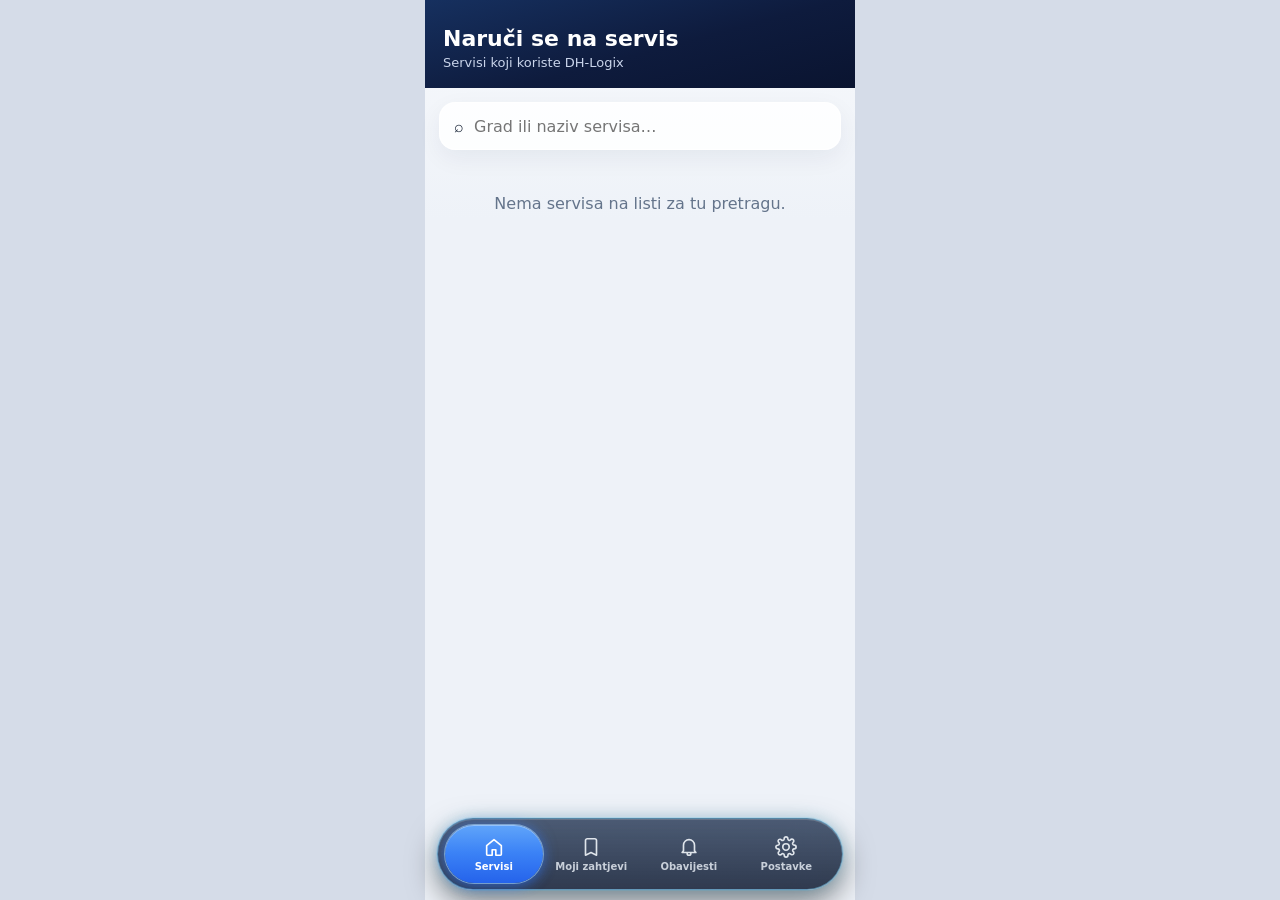
<file: javno/index.html>
<!doctype html>
<html lang="hr">
<head>
  <meta charset="UTF-8" />
  <meta name="viewport" content="width=device-width, initial-scale=1, viewport-fit=cover" />
  <meta name="theme-color" content="#0e1b3d" />
  <title>Naruči se na servis</title>
  <link rel="icon" href="./favicon.svg" />
  <link rel="manifest" href="./manifest.webmanifest" />
  <script type="module" crossorigin src="./assets/index-DImXCjPr.js"></script>
  <link rel="stylesheet" crossorigin href="./assets/index-Wmi7OTmC.css">
</head>
<body>
  <div id="root"></div>
  <script>
    if ('serviceWorker' in navigator) navigator.serviceWorker.register('./sw.js').catch(() => {});
  </script>
</body>
</html>
</file>
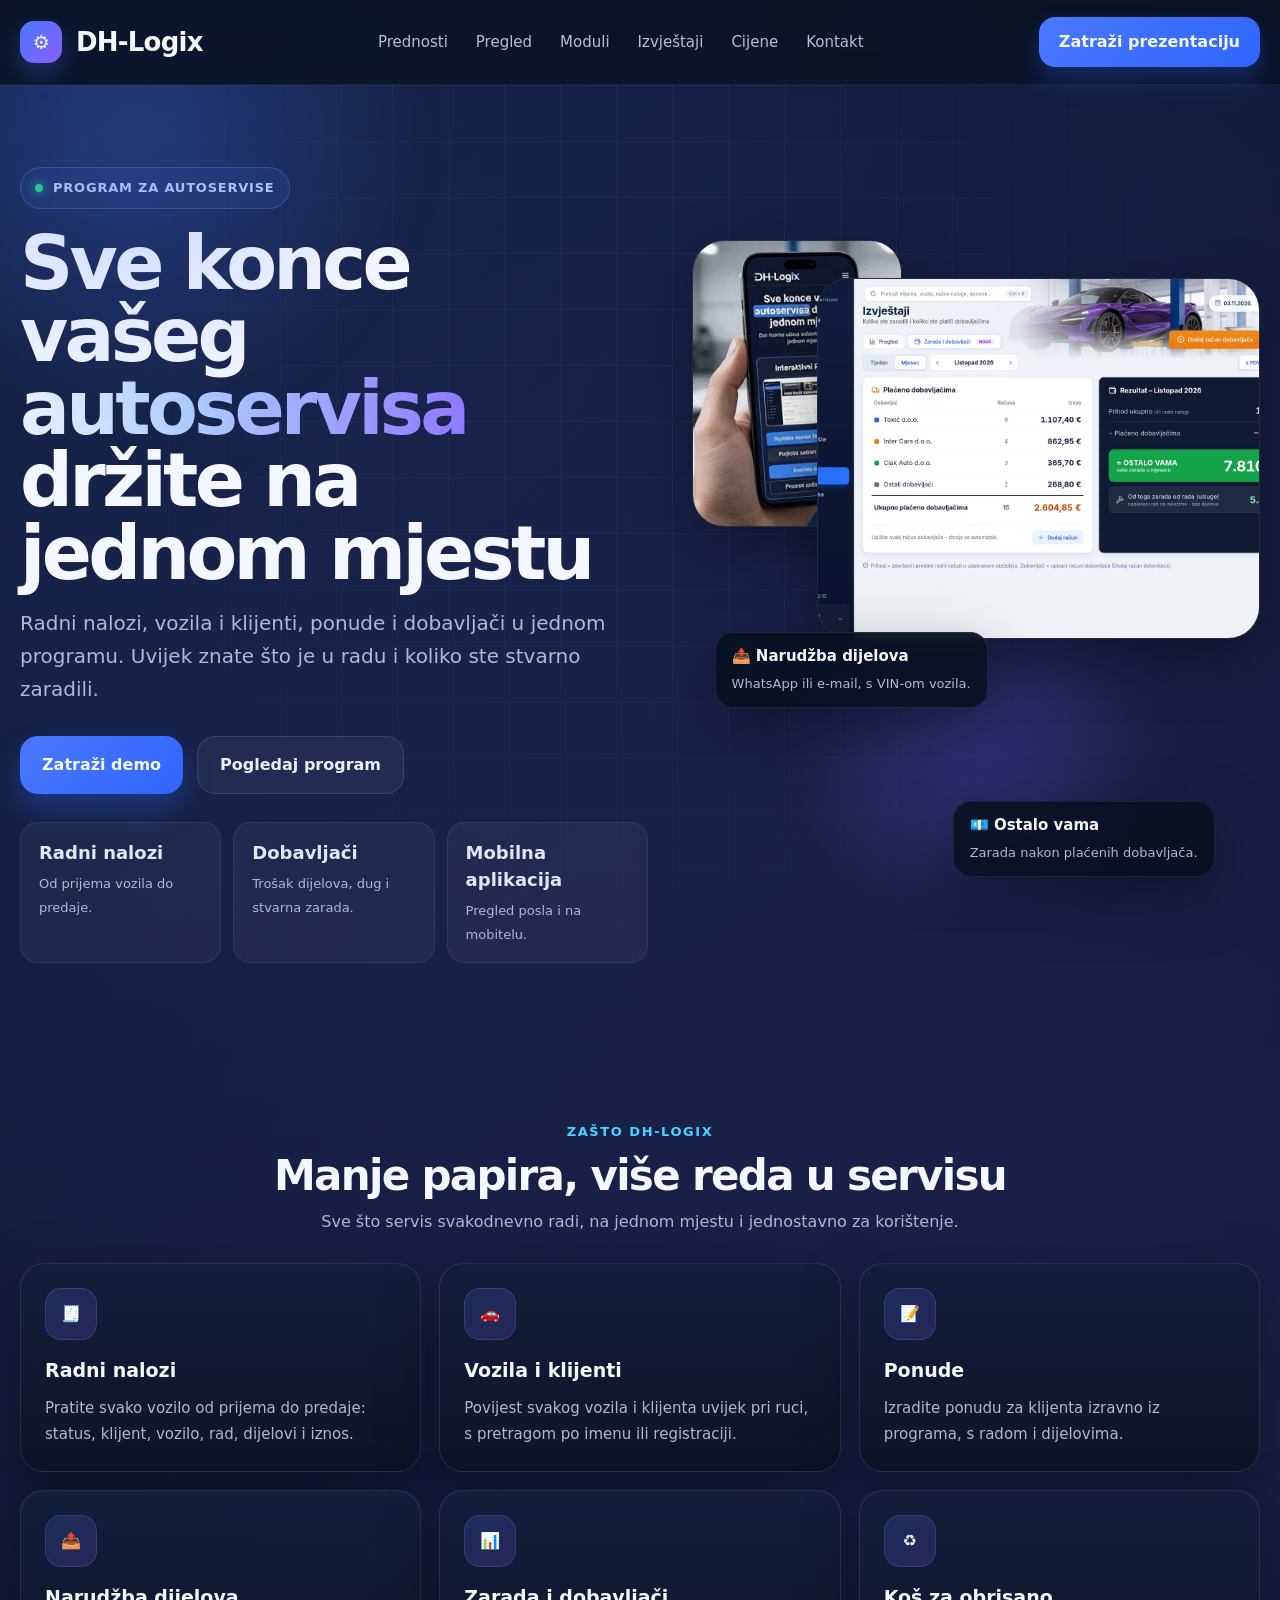
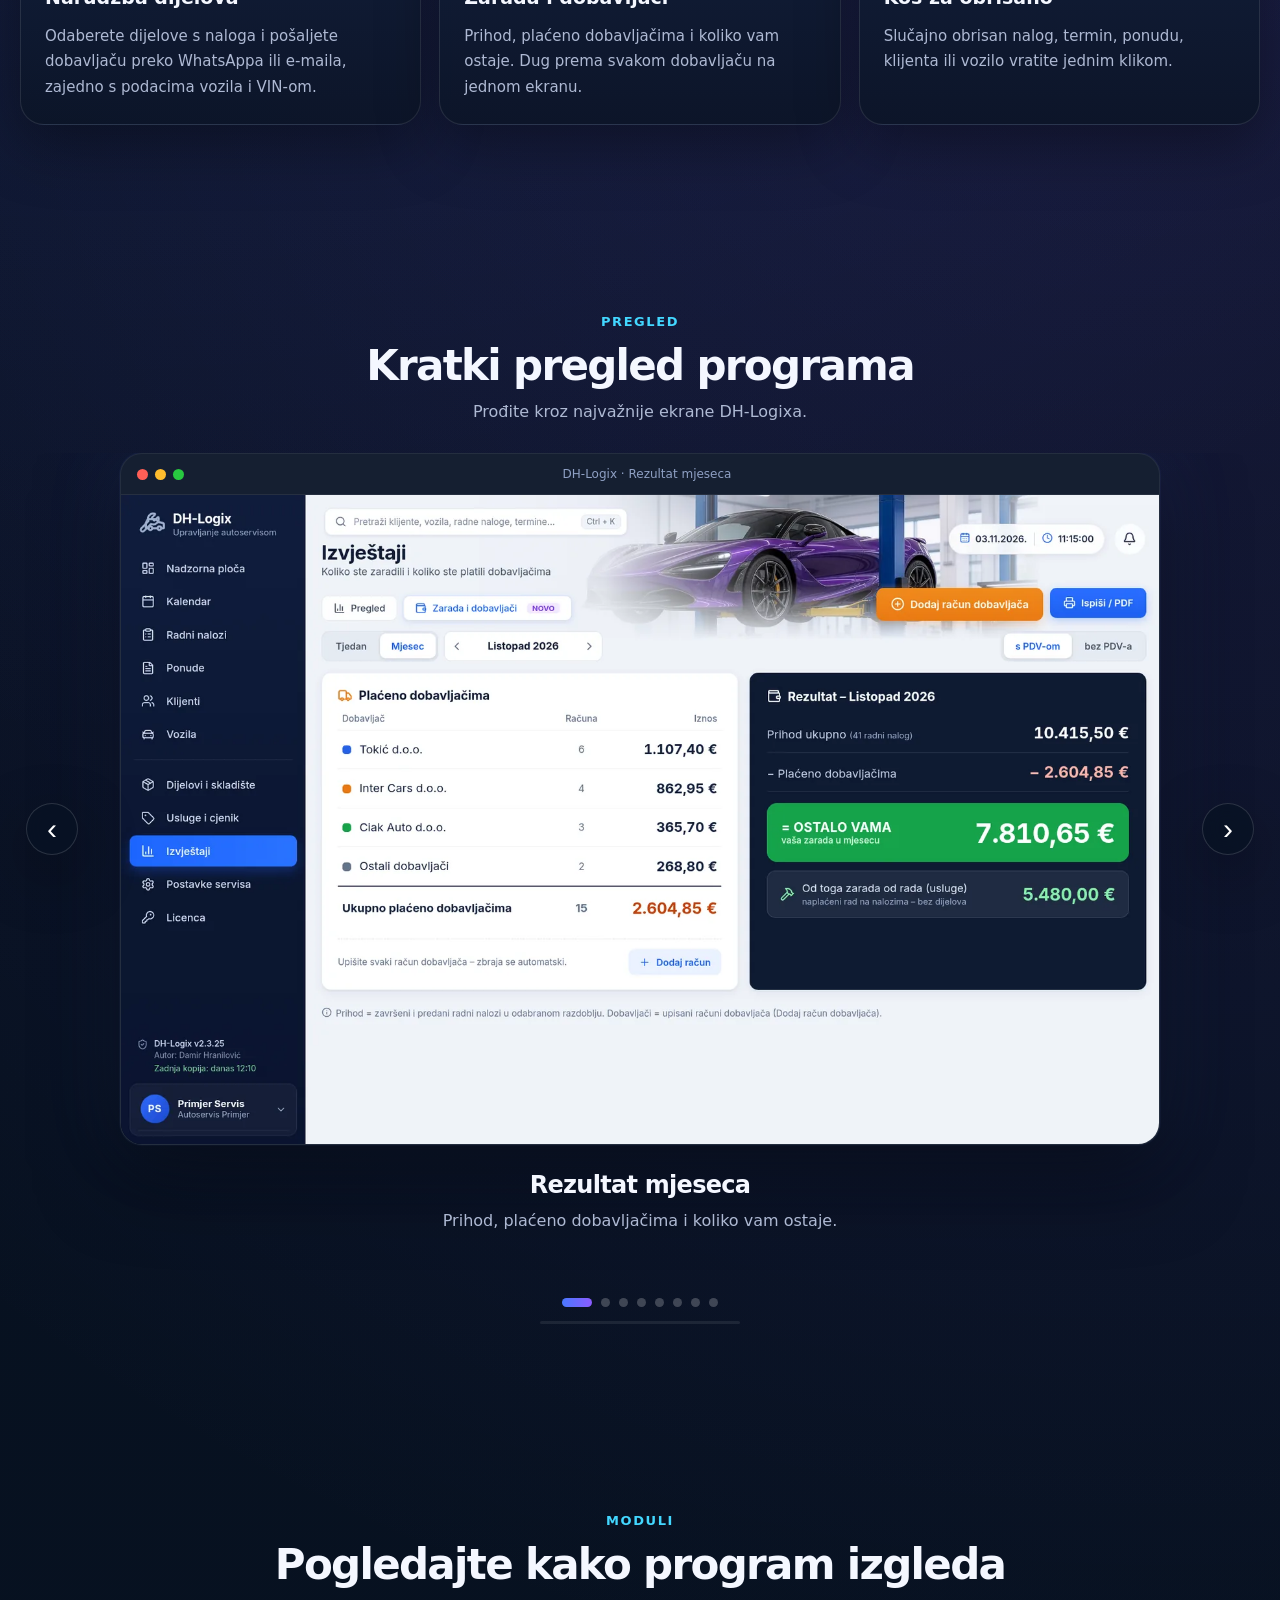
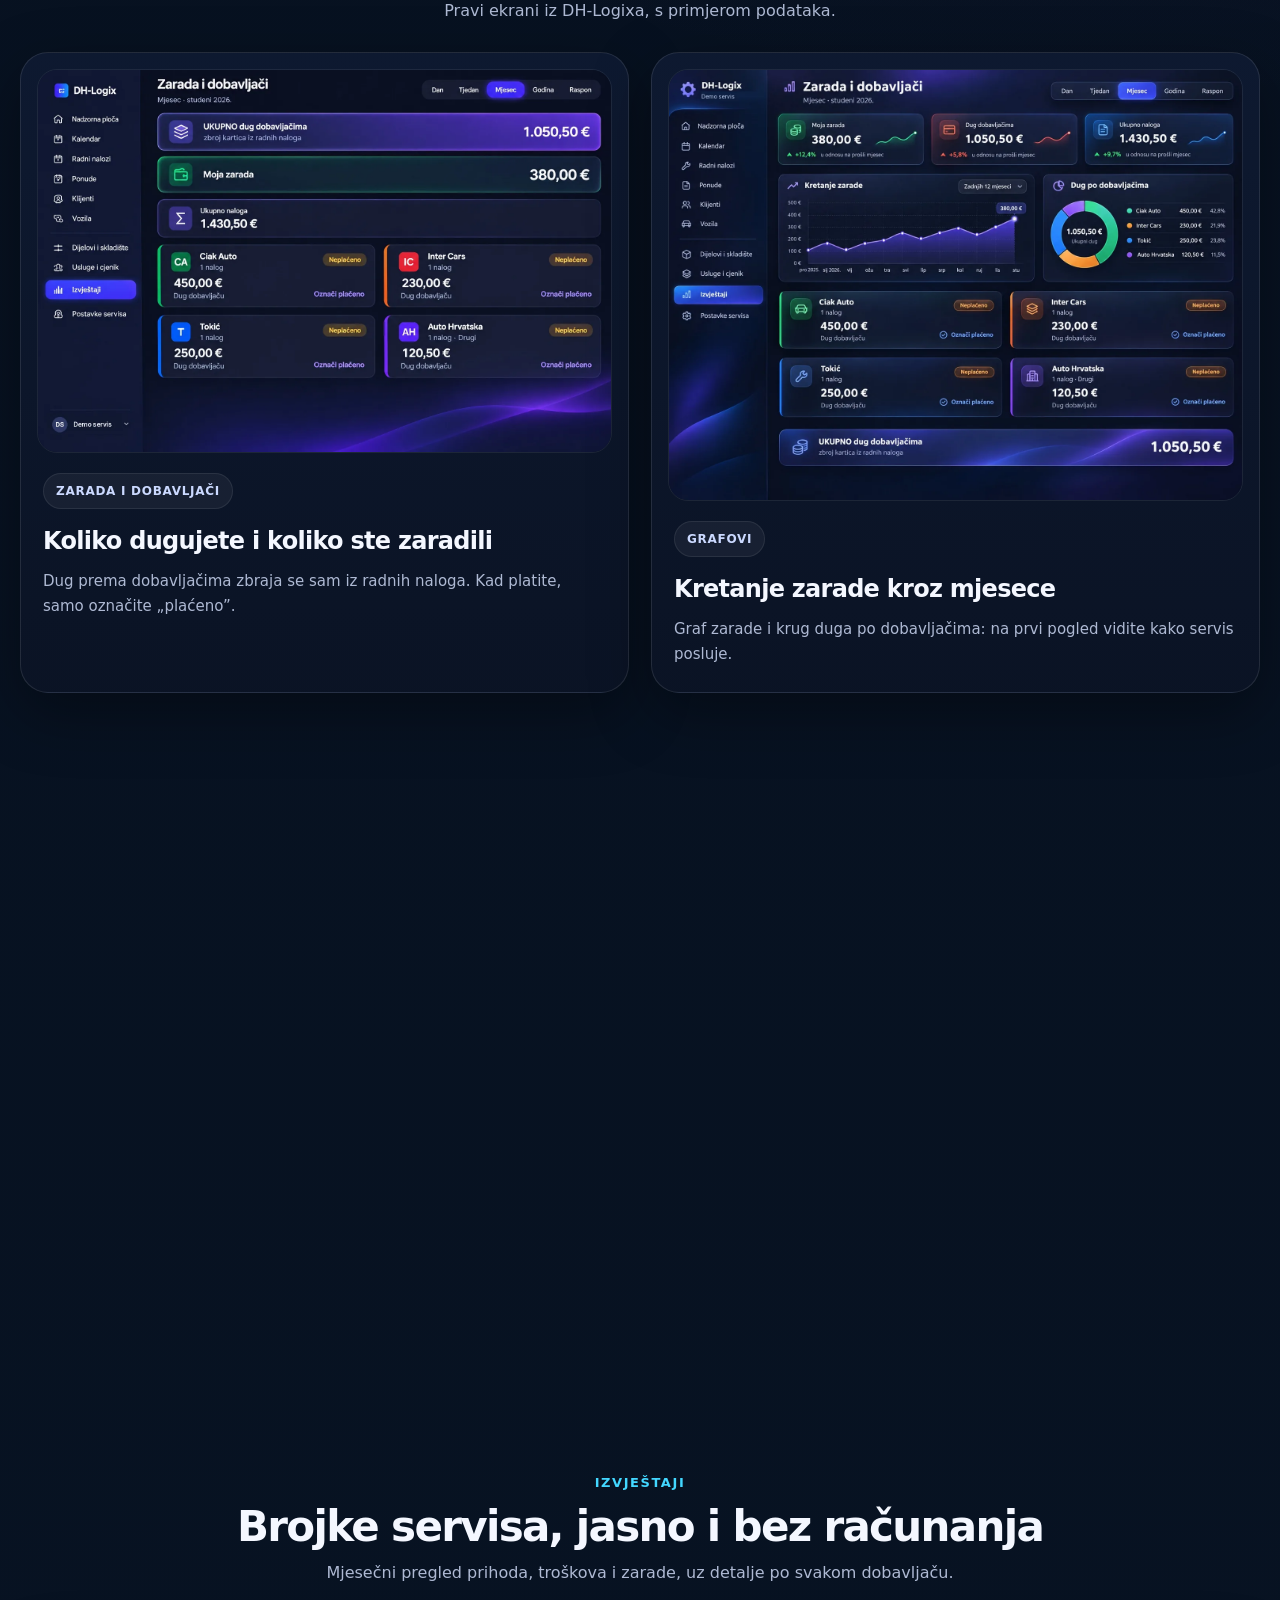
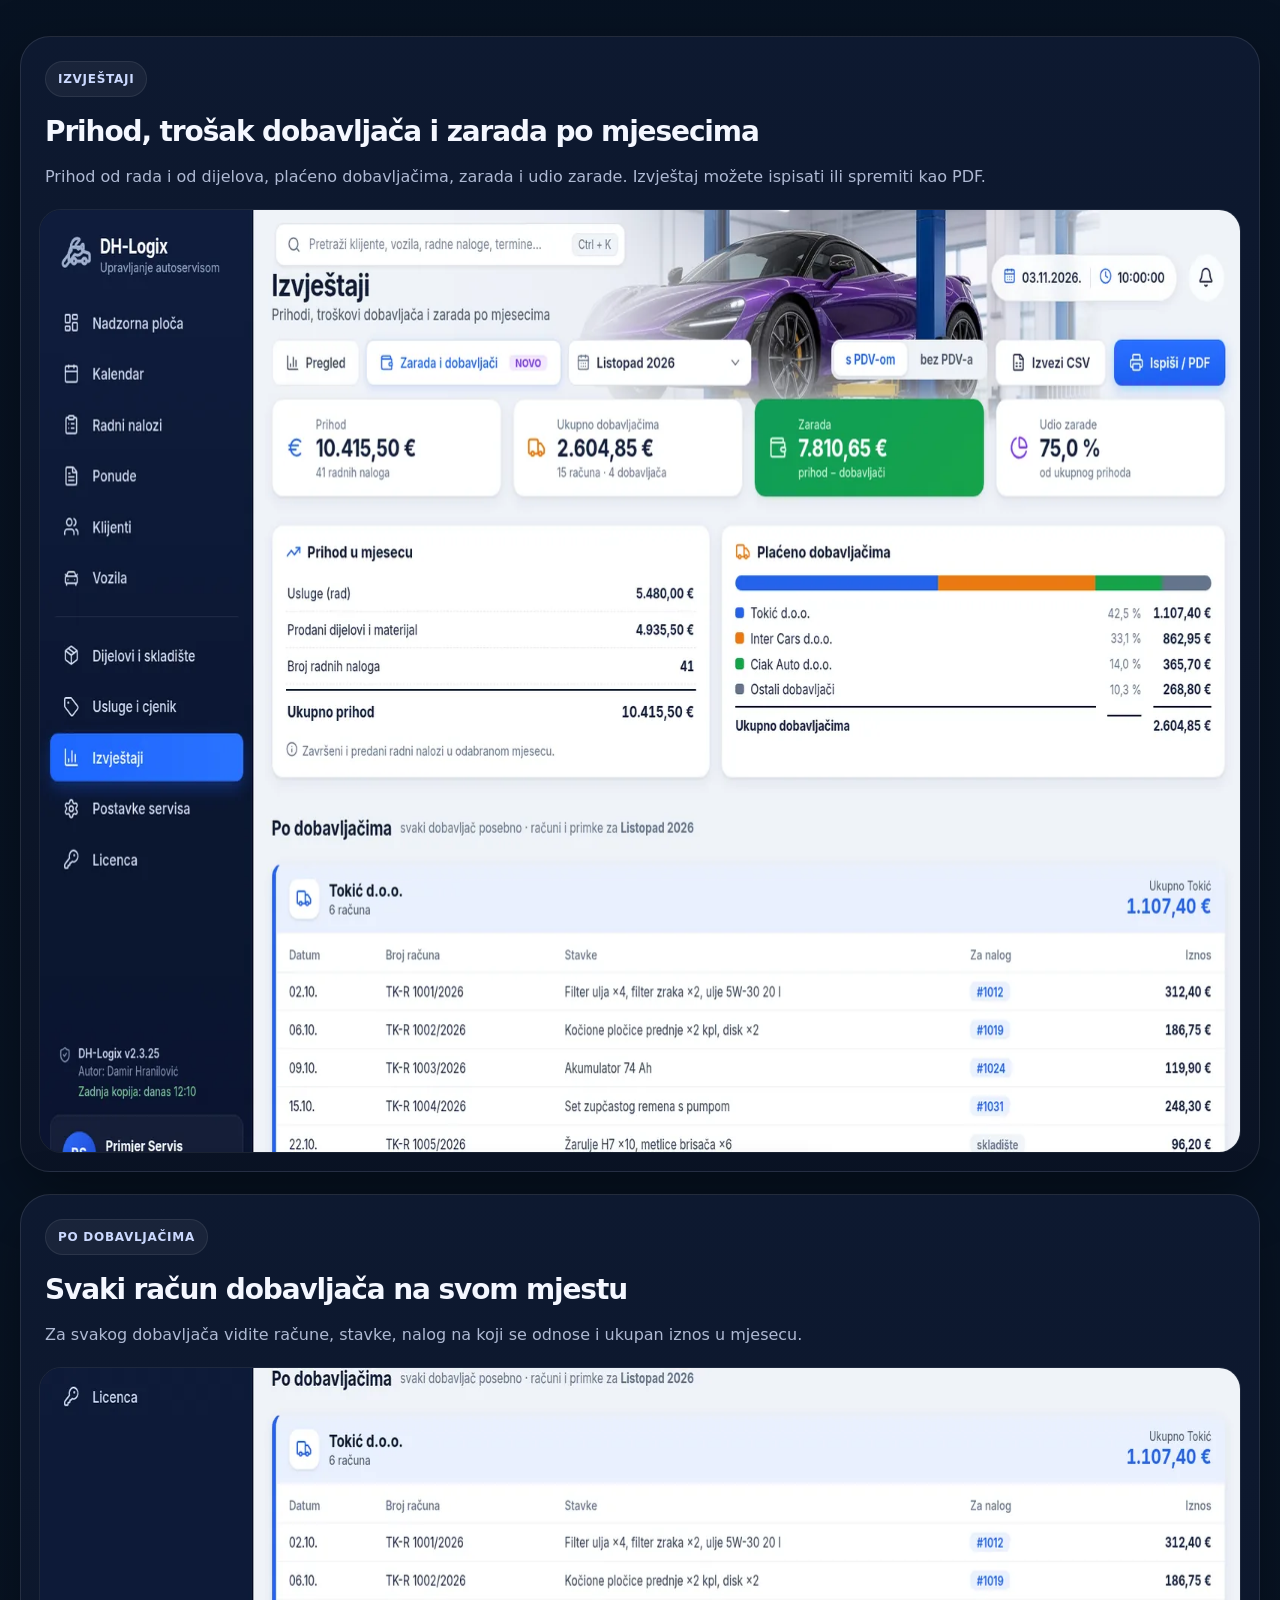
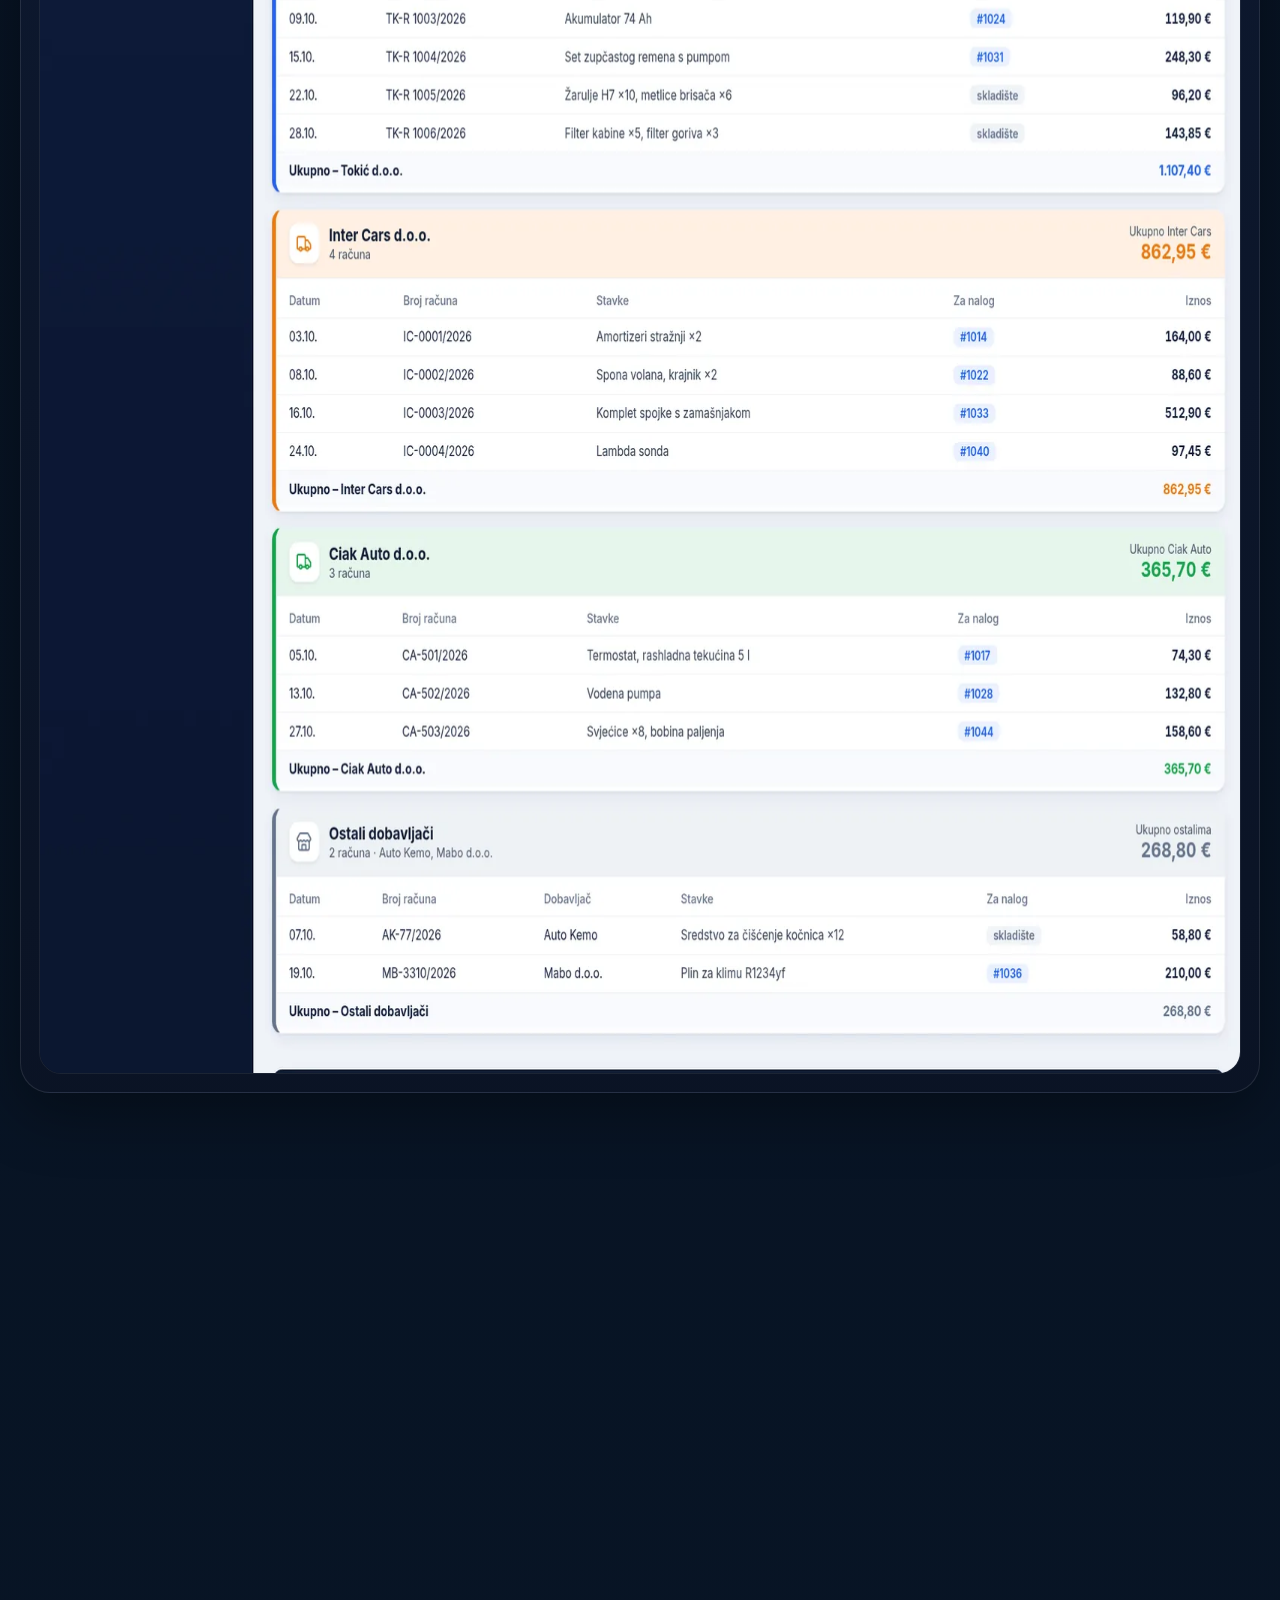
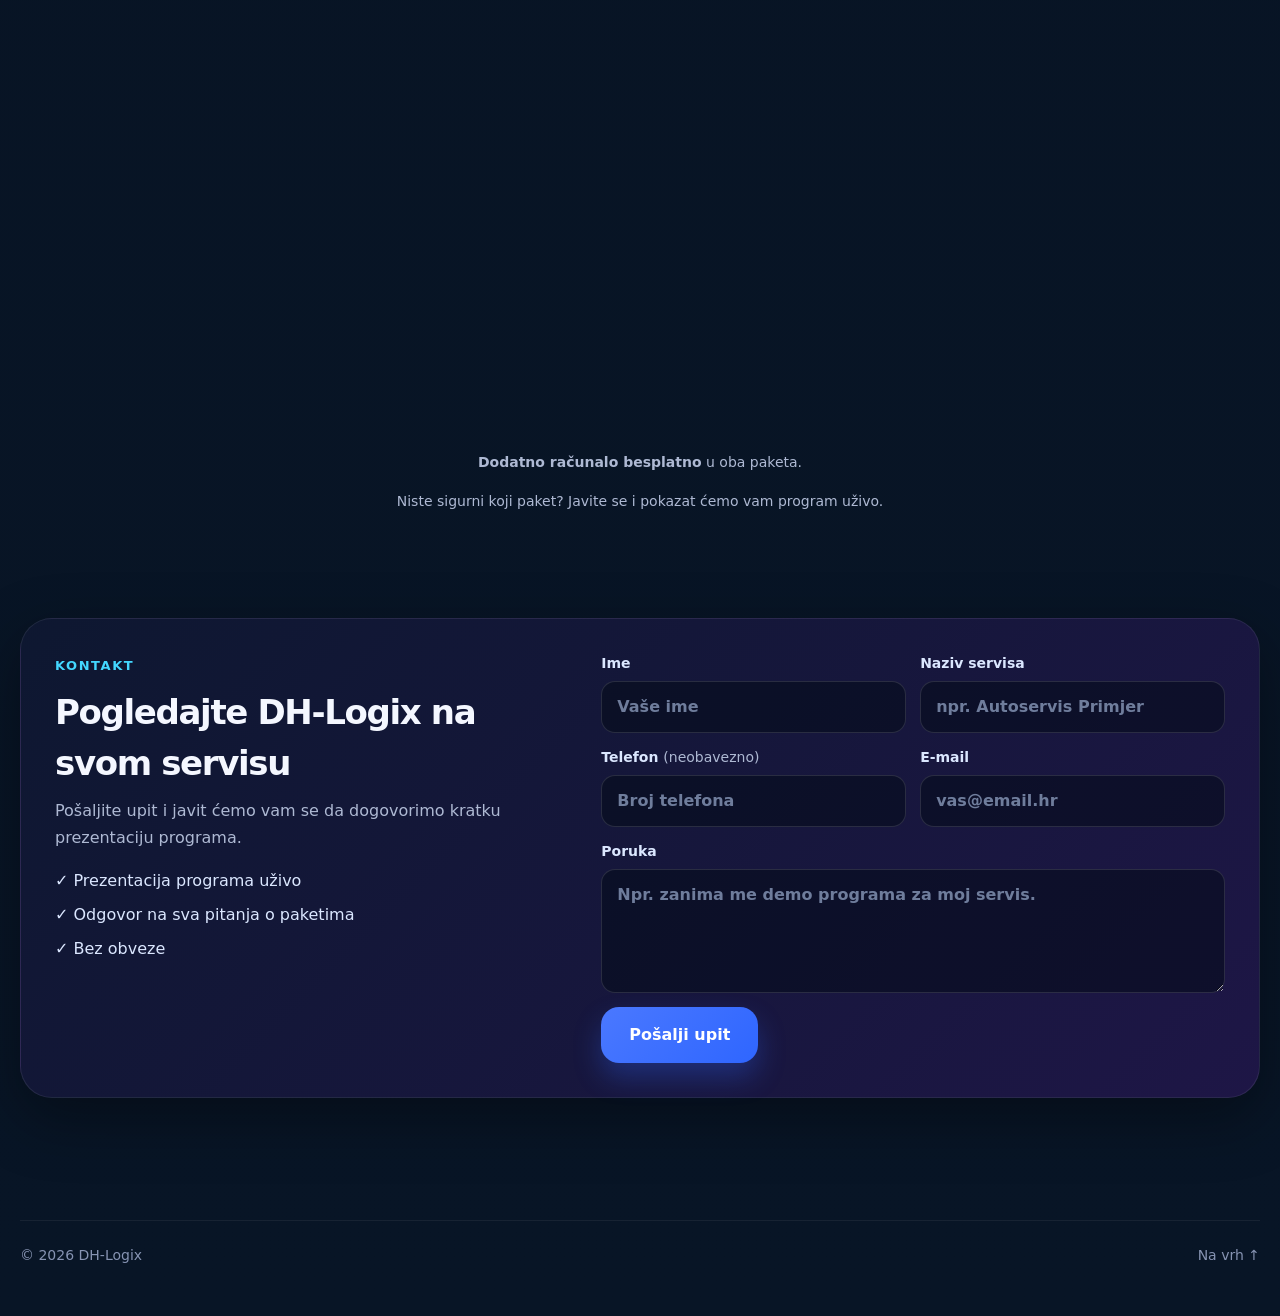
<file: web/index.html>
<!DOCTYPE html>
<html lang="hr">
<head>
  <meta charset="UTF-8" />
  <meta name="viewport" content="width=device-width, initial-scale=1.0" />
  <title>DH-Logix — program za autoservise</title>
  <meta name="description" content="DH-Logix je program za autoservise: radni nalozi, vozila i klijenti, ponude, narudžba dijelova preko WhatsAppa ili e-maila, zarada i dug prema dobavljačima te mobilna aplikacija." />
  <meta name="theme-color" content="#07111f" />
  <link rel="canonical" href="https://dadolinoo.github.io/autoservis-pro-releases/web/" />
  <meta property="og:type" content="website" />
  <meta property="og:url" content="https://dadolinoo.github.io/autoservis-pro-releases/web/" />
  <meta property="og:title" content="DH-Logix — program za autoservise" />
  <meta property="og:description" content="Radni nalozi, vozila, ponude, narudžba dijelova i zarada servisa na jednom mjestu." />
  <meta property="og:image" content="https://dadolinoo.github.io/autoservis-pro-releases/web/img/izvjestaji-rezultat.webp" />
  <link rel="icon" href="favicon.svg" type="image/svg+xml" />
  <style>
    :root {
      --bg:#07111f;
      --bg-2:#0a1830;
      --card:#0f1b34;
      --card-2:#121f3c;
      --soft:#162544;
      --line:rgba(255,255,255,.10);
      --text:#f4f7ff;
      --muted:#aeb9d3;
      --blue:#4a78ff;
      --blue-2:#7296ff;
      --violet:#8b5cff;
      --cyan:#43d7ff;
      --green:#24d17e;
      --orange:#ff9b42;
      --shadow:0 20px 60px rgba(0,0,0,.35);
      --radius:28px;
      --max:1240px;
    }
    *{box-sizing:border-box}
    html{scroll-behavior:smooth}
    body{
      margin:0;
      font-family:Inter,ui-sans-serif,system-ui,-apple-system,"Segoe UI",Roboto,sans-serif;
      color:var(--text);
      background:
        radial-gradient(circle at 10% 0%, rgba(74,120,255,.22), transparent 25%),
        radial-gradient(circle at 90% 15%, rgba(139,92,255,.14), transparent 24%),
        linear-gradient(180deg, #050d18 0%, #071120 28%, #081526 100%);
    }
    img{max-width:100%;display:block}
    a{text-decoration:none;color:inherit}
    .container{width:min(calc(100% - 32px), var(--max));margin:0 auto}
    .section{padding:92px 0}

    header{
      position:sticky;top:0;z-index:40;
      backdrop-filter: blur(16px);
      background:rgba(7,17,31,.72);
      border-bottom:1px solid rgba(255,255,255,.06);
    }
    .nav{display:flex;align-items:center;justify-content:space-between;gap:24px;height:84px}
    .brand{display:flex;align-items:center;gap:14px;font-weight:800;font-size:26px;letter-spacing:-.03em}
    .brand-mark{width:42px;height:42px;border-radius:14px;background:linear-gradient(135deg,var(--blue),var(--violet));display:grid;place-items:center;box-shadow:0 10px 24px rgba(74,120,255,.28)}
    .brand-mark span{font-size:19px}
    .nav-links{display:flex;align-items:center;gap:28px;color:#d3def7}
    .nav-links a{font-size:15px}
    .cta-top{padding:13px 20px;border-radius:16px;background:linear-gradient(135deg,var(--blue),#2f66ff);font-weight:700;box-shadow:0 14px 26px rgba(46,102,255,.28)}
    .menu-btn{display:none;background:rgba(255,255,255,.06);border:1px solid var(--line);color:#fff;padding:10px 14px;border-radius:12px}

    .hero{padding:82px 0 64px;position:relative;overflow:hidden}
    .hero-grid{display:grid;grid-template-columns:1.05fr .95fr;gap:44px;align-items:center}
    .eyebrow{display:inline-flex;align-items:center;gap:10px;border:1px solid rgba(122,153,255,.28);background:rgba(74,120,255,.10);padding:10px 14px;border-radius:999px;font-size:13px;font-weight:800;letter-spacing:.06em;text-transform:uppercase;color:#bdd0ff;margin-bottom:18px}
    h1{font-size:clamp(40px, 7vw, 74px);line-height:.98;letter-spacing:-.05em;margin:0 0 18px}
    .accent{background:linear-gradient(90deg,#ecf2ff 0%, #aecdff 38%, #8f79ff 100%);-webkit-background-clip:text;background-clip:text;color:transparent}
    .lead{font-size:20px;line-height:1.65;color:var(--muted);max-width:640px;margin:0 0 30px}
    .hero-actions{display:flex;flex-wrap:wrap;gap:14px;margin-bottom:28px}
    .btn-primary,.btn-secondary{padding:16px 22px;border-radius:18px;font-weight:800;display:inline-flex;align-items:center;justify-content:center}
    .btn-primary{background:linear-gradient(135deg,var(--blue),#2f66ff);box-shadow:0 14px 28px rgba(46,102,255,.3)}
    .btn-secondary{background:rgba(255,255,255,.05);border:1px solid var(--line);color:#e9efff}
    .hero-points{display:grid;grid-template-columns:repeat(3,minmax(0,1fr));gap:12px;max-width:700px}
    .mini-point{padding:16px 18px;border-radius:18px;background:rgba(255,255,255,.04);border:1px solid rgba(255,255,255,.07);color:#dde7ff}
    .mini-point strong{display:block;font-size:18px;margin-bottom:5px}
    .mini-point span{font-size:13px;color:var(--muted)}

    .device-stage{position:relative;min-height:650px}
    .glow{position:absolute;inset:auto 0 0 0;height:280px;background:radial-gradient(circle, rgba(130,87,255,.26), transparent 60%);filter:blur(24px)}
    .hero-card{position:absolute;border-radius:32px;overflow:hidden;border:1px solid rgba(255,255,255,.08);box-shadow:var(--shadow);background:var(--card)}
    .hero-card img{width:100%;height:100%;object-fit:cover}
    .hero-main{width:78%;right:0;top:38px}
    .hero-main img{aspect-ratio:1.23/1}
    .hero-side{width:37%;left:0;top:0}
    .hero-side img{aspect-ratio:.73/1}
    .floating-chip{position:absolute;padding:12px 16px;border-radius:18px;background:rgba(8,18,35,.92);border:1px solid rgba(255,255,255,.08);box-shadow:var(--shadow);backdrop-filter:blur(12px)}
    .chip-a{left:4%;bottom:28%}
    .chip-b{right:8%;bottom:2%}
    .floating-chip strong{display:block;font-size:15px;margin-bottom:4px}
    .floating-chip span{font-size:13px;color:var(--muted)}

    .section-head{display:flex;align-items:end;justify-content:space-between;gap:24px;margin-bottom:28px}
    .section-head h2{font-size:42px;line-height:1.05;letter-spacing:-.04em;margin:0 0 10px}
    .section-head p{margin:0;color:var(--muted);max-width:720px;line-height:1.7}

    .features{display:grid;grid-template-columns:repeat(4,minmax(0,1fr));gap:18px}
    .feature{background:linear-gradient(180deg, rgba(18,31,58,.95), rgba(12,21,40,.95));border:1px solid var(--line);border-radius:24px;padding:24px;box-shadow:var(--shadow)}
    .feature-icon{width:52px;height:52px;border-radius:16px;display:grid;place-items:center;margin-bottom:16px;background:linear-gradient(135deg, rgba(74,120,255,.18), rgba(139,92,255,.18));border:1px solid rgba(133,153,255,.18)}
    .feature h3{margin:0 0 12px;font-size:19px}
    .feature p{margin:0;color:var(--muted);font-size:15px;line-height:1.7}

    .showcase-grid{display:grid;grid-template-columns:repeat(2,minmax(0,1fr));gap:22px}
    .shot{background:linear-gradient(180deg, rgba(14,26,49,.96), rgba(11,20,37,.96));border:1px solid var(--line);border-radius:28px;overflow:hidden;box-shadow:var(--shadow)}
    .shot-media{padding:16px 16px 0}
    .shot-media img{width:100%;height:auto;border-radius:20px;border:1px solid rgba(255,255,255,.07)}
    .shot-copy{padding:20px 22px 24px}
    .shot-copy h3{margin:0 0 10px;font-size:24px;letter-spacing:-.03em}
    .shot-copy p{margin:0;color:var(--muted);line-height:1.7;font-size:15px}
    .badge{display:inline-flex;align-items:center;gap:8px;border-radius:999px;background:rgba(255,255,255,.05);border:1px solid rgba(255,255,255,.08);padding:8px 12px;font-size:12px;font-weight:800;letter-spacing:.06em;text-transform:uppercase;color:#cbd9ff;margin-bottom:14px}

    .wide-stack{display:grid;gap:22px}
    .wide-shot{background:linear-gradient(180deg, rgba(14,26,49,.96), rgba(11,20,37,.96));border:1px solid var(--line);border-radius:30px;overflow:hidden;box-shadow:var(--shadow)}
    .wide-shot .top{padding:24px 24px 0}
    .wide-shot .top h3{margin:0 0 10px;font-size:28px;letter-spacing:-.04em}
    .wide-shot .top p{margin:0;color:var(--muted);line-height:1.75}
    .wide-shot .image-wrap{padding:18px 18px 18px}
    .wide-shot img{width:100%;border-radius:22px;border:1px solid rgba(255,255,255,.07)}

    .pricing-wrap{display:grid;grid-template-columns:1.1fr .9fr;gap:24px;align-items:stretch}
    .pricing-copy{background:linear-gradient(180deg, rgba(16,30,57,.95), rgba(10,18,35,.96));border:1px solid var(--line);border-radius:28px;padding:30px;box-shadow:var(--shadow)}
    .pricing-copy h3{font-size:34px;letter-spacing:-.04em;margin:0 0 10px}
    .pricing-copy p{margin:0;color:var(--muted);line-height:1.8}
    .price-cards{display:grid;grid-template-columns:repeat(2,minmax(0,1fr));gap:18px}
    .price{background:linear-gradient(180deg, rgba(19,34,64,.95), rgba(10,19,37,.96));border:1px solid rgba(133,153,255,.18);border-radius:28px;padding:28px;box-shadow:var(--shadow);display:flex;flex-direction:column;justify-content:space-between}
    .price .label{font-size:13px;text-transform:uppercase;letter-spacing:.12em;color:#c4d3ff;font-weight:800;margin-bottom:10px}
    .price .num{font-size:54px;font-weight:900;line-height:1;letter-spacing:-.05em;margin-bottom:8px}
    .price .suffix{font-size:17px;color:var(--muted)}
    .price ul{margin:22px 0 0;padding:0;list-style:none;display:grid;gap:10px;color:#dbe7ff}
    .price li{display:flex;gap:10px;align-items:flex-start;font-size:15px}
    .price .cta{margin-top:24px;padding:15px 18px;border-radius:16px;text-align:center;font-weight:800;background:rgba(255,255,255,.06);border:1px solid rgba(255,255,255,.08)}
    .price.featured{background:linear-gradient(180deg, rgba(50,51,116,.95), rgba(20,23,60,.96));border-color:rgba(164,121,255,.32)}
    .price.featured .cta{background:linear-gradient(135deg,var(--violet),#5b6cff);border:none;box-shadow:0 14px 30px rgba(91,108,255,.28)}

    .footer-cta{background:linear-gradient(135deg, rgba(14,24,49,.97), rgba(31,23,72,.96));border:1px solid rgba(255,255,255,.08);border-radius:32px;padding:34px;box-shadow:var(--shadow);display:flex;justify-content:space-between;align-items:center;gap:24px;flex-wrap:wrap}
    .footer-cta h3{margin:0 0 8px;font-size:34px;letter-spacing:-.04em}
    .footer-cta p{margin:0;color:var(--muted);line-height:1.7;max-width:720px}
    footer{padding:30px 0 50px;color:#8693b2;font-size:14px}

    @media (max-width: 1100px) {
      .hero-grid,.pricing-wrap{grid-template-columns:1fr}
      .features{grid-template-columns:repeat(2,minmax(0,1fr))}
      .showcase-grid{grid-template-columns:1fr}
      .device-stage{min-height:560px}
      .hero-main{position:relative;width:100%;top:auto;right:auto}
      .hero-side{position:absolute;width:34%;left:-2%;top:-2%}
    }

    @media (max-width: 820px) {
      .nav-links{display:none;position:absolute;left:16px;right:16px;top:92px;padding:18px;background:rgba(10,19,35,.98);border:1px solid var(--line);border-radius:20px;flex-direction:column;align-items:flex-start;box-shadow:var(--shadow)}
      .nav-links.open{display:flex}
      .menu-btn{display:inline-flex}
      .cta-top{display:none}
      .hero-points,.features,.price-cards{grid-template-columns:1fr}
      .device-stage{min-height:auto;padding-top:14px}
      .hero-card,.hero-side,.hero-main{position:relative;width:100%;left:auto;right:auto;top:auto}
      .hero-side{margin-bottom:18px}
      .glow{display:none}
      .floating-chip{position:relative;left:auto;right:auto;bottom:auto;margin-top:14px}
      .section{padding:70px 0}
      .section-head{align-items:flex-start;flex-direction:column}
      .section-head h2{font-size:34px}
      .wide-shot .top h3{font-size:24px}
      .footer-cta h3{font-size:28px}
    }
  
    /* --- dorade dizajna --- */
    body{-webkit-font-smoothing:antialiased;line-height:1.5}
    header.scrolled{background:rgba(5,12,24,.9);box-shadow:0 10px 30px rgba(0,0,0,.3)}
    .nav-links a{opacity:.85;transition:opacity .2s,color .2s}
    .nav-links a:hover{opacity:1;color:#fff}
    .cta-top,.btn-primary,.btn-secondary,.price .cta{transition:transform .2s ease,box-shadow .2s ease,background .2s ease;cursor:pointer;gap:10px}
    .cta-top:hover,.btn-primary:hover,.price .cta:hover{transform:translateY(-2px);box-shadow:0 18px 36px rgba(46,102,255,.4)}
    .btn-secondary:hover{background:rgba(255,255,255,.1)}
    .hero::before{content:"";position:absolute;width:620px;height:620px;left:-180px;top:-260px;background:radial-gradient(circle,rgba(74,120,255,.28),transparent 65%);filter:blur(30px);pointer-events:none}
    .hero::after{content:"";position:absolute;inset:0;background-image:linear-gradient(rgba(255,255,255,.035) 1px,transparent 1px),linear-gradient(90deg,rgba(255,255,255,.035) 1px,transparent 1px);background-size:56px 56px;mask-image:radial-gradient(ellipse at 50% 30%,#000 20%,transparent 70%);-webkit-mask-image:radial-gradient(ellipse at 50% 30%,#000 20%,transparent 70%);pointer-events:none;z-index:-1}
    .eyebrow .dot{width:8px;height:8px;border-radius:50%;background:var(--green);box-shadow:0 0 12px var(--green)}
    .hero-card{transition:transform .5s ease}
    .device-stage:hover .hero-main{transform:translateY(-6px)}
    .feature,.shot,.wide-shot,.price,.mini-point{transition:transform .25s ease,border-color .25s ease,box-shadow .25s ease}
    .feature:hover,.shot:hover,.price:hover,.mini-point:hover{transform:translateY(-4px);border-color:rgba(133,153,255,.35);box-shadow:0 26px 60px rgba(0,0,0,.45),0 0 0 1px rgba(114,150,255,.08)}
    .wide-shot:hover{border-color:rgba(133,153,255,.3)}
    .shot-media img,.wide-shot img{transition:transform .4s ease}
    .shot:hover .shot-media img{transform:scale(1.015)}
    .features.six{grid-template-columns:repeat(3,minmax(0,1fr))}
    .section-head{justify-content:center;text-align:center}
    .section-head p{margin:0 auto}
    .kicker{display:inline-block;font-size:13px;font-weight:800;letter-spacing:.12em;text-transform:uppercase;color:var(--cyan);margin-bottom:12px}
    .pricing-head{text-align:center;margin-bottom:30px}
    .pricing-head h2{font-size:42px;letter-spacing:-.04em;margin:0 0 10px}
    .pricing-head p{color:var(--muted);margin:0}
    .plans{display:grid;grid-template-columns:repeat(2,minmax(0,1fr));gap:24px;max-width:1000px;margin:0 auto}
    .plan{background:linear-gradient(180deg, rgba(16,30,57,.95), rgba(10,18,35,.96));border:1px solid var(--line);border-radius:30px;padding:28px;box-shadow:var(--shadow)}
    .plan.pro{border-color:rgba(164,121,255,.35);background:linear-gradient(180deg, rgba(36,36,92,.95), rgba(14,18,46,.96));position:relative}
    .plan h3{margin:0 0 6px;font-size:28px;letter-spacing:-.03em}
    .plan .desc{margin:0 0 20px;color:var(--muted)}
    .plan .price-cards{grid-template-columns:1fr 1fr;gap:14px}
    .price{padding:22px}
    .price .num{font-size:44px}
    .price.featured{position:relative}
    .reco{position:absolute;top:-12px;right:16px;padding:6px 12px;border-radius:999px;background:linear-gradient(135deg,var(--violet),#5b6cff);font-size:11px;font-weight:900;letter-spacing:.08em;text-transform:uppercase;box-shadow:0 10px 22px rgba(91,108,255,.35)}
    .plan ul{margin:20px 0 0;padding:0;list-style:none;display:grid;gap:10px;color:#dbe7ff}
    .price .cta{display:block}
    .plan-cta{display:block;margin-top:22px;padding:15px 18px;border-radius:16px;text-align:center;font-weight:800;background:rgba(255,255,255,.06);border:1px solid rgba(255,255,255,.1);transition:transform .2s,box-shadow .2s,background .2s}
    .plan-cta:hover{transform:translateY(-2px);background:rgba(255,255,255,.1)}
    .plan-cta.pro{background:linear-gradient(135deg,var(--violet),#5b6cff);border:none;box-shadow:0 14px 30px rgba(91,108,255,.28)}
    .plan-cta.pro:hover{box-shadow:0 18px 38px rgba(91,108,255,.4)}
    .price-note{text-align:center;color:var(--muted);font-size:14px;margin-top:18px}
    .footer-cta{display:block}
    .footer-cta .row{display:flex;justify-content:space-between;align-items:center;gap:24px;flex-wrap:wrap}
    .footer-cta .actions{display:flex;gap:12px;flex-wrap:wrap}
    footer .container{display:flex;justify-content:space-between;gap:16px;flex-wrap:wrap;border-top:1px solid rgba(255,255,255,.06);padding-top:24px}
    .contact-grid{display:grid;grid-template-columns:.9fr 1.1fr;gap:36px;align-items:start}
    .contact-copy p{margin-bottom:18px}
    .contact-points{list-style:none;padding:0;margin:0;display:grid;gap:10px;color:#dbe7ff}
    .cform{display:grid;gap:14px}
    .frow{display:grid;grid-template-columns:1fr 1fr;gap:14px}
    .cform label{display:grid;gap:7px;font-size:14px;font-weight:700;color:#dbe7ff}
    .cform .opt{font-weight:500;color:var(--muted)}
    .cform input,.cform textarea{width:100%;font:inherit;font-size:16px;color:var(--text);background:rgba(5,12,24,.55);border:1px solid rgba(255,255,255,.12);border-radius:14px;padding:13px 15px;transition:border-color .2s,box-shadow .2s}
    .cform textarea{resize:vertical;min-height:110px}
    .cform input::placeholder,.cform textarea::placeholder{color:#6f7d9c}
    .cform input:focus,.cform textarea:focus{outline:none;border-color:var(--blue-2);box-shadow:0 0 0 4px rgba(74,120,255,.2)}
    .cform button{border:0;color:#fff;font:inherit;font-weight:800;font-size:16px;justify-self:start;padding:16px 28px}
    .hp{position:absolute!important;left:-9999px!important;width:1px;height:1px;opacity:0}
    .thanks{display:none;text-align:center;padding:36px 24px;border-radius:22px;background:rgba(36,209,126,.08);border:1px solid rgba(36,209,126,.3)}
    .thanks:target{display:block}
    .thanks:target + .cform{display:none}
    .thanks-ic{width:56px;height:56px;margin:0 auto 12px;border-radius:50%;display:grid;place-items:center;background:var(--green);color:#04210f;font-size:28px;font-weight:900}
    .thanks h4{margin:0 0 6px;font-size:22px}
    .thanks p{margin:0 auto}
    @media (max-width:820px){.contact-grid,.frow{grid-template-columns:1fr}.cform button{justify-self:stretch}}
    .carousel{position:relative;outline:none}
    .viewport{overflow:hidden;border-radius:30px}
    .track{display:flex;transition:transform .6s cubic-bezier(.22,.8,.2,1);touch-action:pan-y}
    .slide{flex:0 0 100%;margin:0;padding:0 4px}
    .frame{max-width:1040px;margin:0 auto;border-radius:22px;overflow:hidden;background:#0b1629;border:1px solid rgba(255,255,255,.1);box-shadow:0 30px 80px rgba(0,0,0,.5),0 0 0 1px rgba(114,150,255,.06),0 0 80px rgba(74,120,255,.12)}
    .frame-bar{display:flex;align-items:center;gap:7px;padding:11px 16px;background:rgba(255,255,255,.04);border-bottom:1px solid rgba(255,255,255,.07)}
    .frame-bar i{width:11px;height:11px;border-radius:50%;background:#ff5f57}.frame-bar i:nth-child(2){background:#febc2e}.frame-bar i:nth-child(3){background:#28c840}
    .frame-bar span{flex:1;text-align:center;font-size:12px;color:#8fa0c4;margin-right:40px;white-space:nowrap;overflow:hidden;text-overflow:ellipsis}
    .frame-img{aspect-ratio:16/10;display:grid;place-items:center;background:#08111f}
    .frame-img img{width:100%;height:100%;object-fit:contain}
    .slide figcaption{text-align:center;margin:22px auto 0;max-width:640px}
    .slide figcaption strong{display:block;font-size:24px;letter-spacing:-.03em;margin-bottom:6px}
    .slide figcaption span{color:var(--muted)}
    .car-btn{position:absolute;top:calc(50% - 60px);transform:translateY(-50%);width:52px;height:52px;border-radius:50%;border:1px solid rgba(255,255,255,.14);background:rgba(8,18,35,.8);backdrop-filter:blur(10px);color:#fff;font-size:30px;line-height:1;cursor:pointer;display:grid;place-items:center;transition:background .2s,transform .2s,border-color .2s;box-shadow:var(--shadow)}
    .car-btn:hover{background:rgba(74,120,255,.35);border-color:rgba(133,153,255,.5)}
    .car-btn.prev{left:6px}.car-btn.next{right:6px}
    .dots{display:flex;justify-content:center;gap:9px;margin-top:22px}
    .dots button{width:9px;height:9px;padding:0;border-radius:999px;border:0;background:rgba(255,255,255,.22);cursor:pointer;transition:width .3s,background .3s}
    .dots button[aria-selected="true"]{width:30px;background:linear-gradient(90deg,var(--blue),var(--violet))}
    .car-progress{max-width:200px;height:3px;margin:14px auto 0;border-radius:3px;background:rgba(255,255,255,.08);overflow:hidden}
    .car-progress i{display:block;height:100%;width:0;background:linear-gradient(90deg,var(--blue),var(--cyan))}
    .car-progress.run i{animation:carprog 4s linear forwards}
    .carousel.paused .car-progress i{animation-play-state:paused}
    @keyframes carprog{from{width:0}to{width:100%}}
    @media (max-width:820px){.car-btn{width:42px;height:42px;font-size:24px;top:calc(50% - 70px)}.slide figcaption strong{font-size:20px}.frame-bar span{display:none}}
    @media (prefers-reduced-motion: reduce){.track{transition:none}.car-progress{display:none}}
    .reveal{opacity:0;transform:translateY(18px);transition:opacity .6s ease,transform .6s ease}
    .reveal.in{opacity:1;transform:none}
    @media (prefers-reduced-motion: reduce){.reveal{opacity:1;transform:none;transition:none}*{transition:none!important}}
    @media (max-width:1100px){.features.six{grid-template-columns:repeat(2,minmax(0,1fr))}}
    @media (max-width:820px){
      .features.six,.plans{grid-template-columns:1fr}
      .plan .price-cards{grid-template-columns:1fr 1fr}
      .pricing-head h2{font-size:34px}
      .hero-actions a{flex:1 1 100%}
      .nav{height:72px}
      .nav-links{top:80px}
    }
    @media (max-width:420px){.plan .price-cards{grid-template-columns:1fr}.price .num{font-size:40px}}
  </style>
</head>
<body>
  <header id="hdr">
    <div class="container nav">
      <a href="#top" class="brand">
        <div class="brand-mark"><span>⚙</span></div>
        <span>DH-Logix</span>
      </a>
      <nav id="mobileNav" class="nav-links">
        <a href="#prednosti">Prednosti</a>
        <a href="#pregled">Pregled</a>
        <a href="#moduli">Moduli</a>
        <a href="#ekrani">Izvještaji</a>
        <a href="#cijene">Cijene</a>
        <a href="#kontakt">Kontakt</a>
      </nav>
      <a href="#kontakt" class="cta-top">Zatraži prezentaciju</a>
      <button class="menu-btn" aria-label="Izbornik" onclick="document.getElementById('mobileNav').classList.toggle('open')">☰</button>
    </div>
  </header>

  <main id="top">
    <section class="hero">
      <div class="container hero-grid">
        <div>
          <div class="eyebrow"><span class="dot"></span>Program za autoservise</div>
          <h1>Sve konce vašeg <span class="accent">autoservisa</span> držite na jednom mjestu</h1>
          <p class="lead">Radni nalozi, vozila i klijenti, ponude i dobavljači u jednom programu. Uvijek znate što je u radu i koliko ste stvarno zaradili.</p>
          <div class="hero-actions">
            <a href="#kontakt" class="btn-primary">Zatraži demo</a>
            <a href="#pregled" class="btn-secondary">Pogledaj program</a>
          </div>
          <div class="hero-points">
            <div class="mini-point"><strong>Radni nalozi</strong><span>Od prijema vozila do predaje.</span></div>
            <div class="mini-point"><strong>Dobavljači</strong><span>Trošak dijelova, dug i stvarna zarada.</span></div>
            <div class="mini-point"><strong>Mobilna aplikacija</strong><span>Pregled posla i na mobitelu.</span></div>
          </div>
        </div>

        <div class="device-stage">
          <div class="glow"></div>
          <div class="hero-card hero-side"><img src="img/mobilni.webp" alt="DH-Logix na mobitelu" width="640" height="360" /></div>
          <div class="hero-card hero-main"><img src="img/izvjestaji-rezultat.webp" alt="DH-Logix izvještaj zarade" width="1600" height="1000" /></div>
          <div class="floating-chip chip-a"><strong>📤 Narudžba dijelova</strong><span>WhatsApp ili e-mail, s VIN-om vozila.</span></div>
          <div class="floating-chip chip-b"><strong>💶 Ostalo vama</strong><span>Zarada nakon plaćenih dobavljača.</span></div>
        </div>
      </div>
    </section>

    <section class="section" id="prednosti">
      <div class="container">
        <div class="section-head reveal">
          <div>
            <div class="kicker">Zašto DH-Logix</div>
            <h2>Manje papira, više reda u servisu</h2>
            <p>Sve što servis svakodnevno radi, na jednom mjestu i jednostavno za korištenje.</p>
          </div>
        </div>
        <div class="features six">
          <article class="feature reveal"><div class="feature-icon">🧾</div><h3>Radni nalozi</h3><p>Pratite svako vozilo od prijema do predaje: status, klijent, vozilo, rad, dijelovi i iznos.</p></article>
          <article class="feature reveal"><div class="feature-icon">🚗</div><h3>Vozila i klijenti</h3><p>Povijest svakog vozila i klijenta uvijek pri ruci, s pretragom po imenu ili registraciji.</p></article>
          <article class="feature reveal"><div class="feature-icon">📝</div><h3>Ponude</h3><p>Izradite ponudu za klijenta izravno iz programa, s radom i dijelovima.</p></article>
          <article class="feature reveal"><div class="feature-icon">📤</div><h3>Narudžba dijelova</h3><p>Odaberete dijelove s naloga i pošaljete dobavljaču preko WhatsAppa ili e-maila, zajedno s podacima vozila i VIN-om.</p></article>
          <article class="feature reveal"><div class="feature-icon">📊</div><h3>Zarada i dobavljači</h3><p>Prihod, plaćeno dobavljačima i koliko vam ostaje. Dug prema svakom dobavljaču na jednom ekranu.</p></article>
          <article class="feature reveal"><div class="feature-icon">♻️</div><h3>Koš za obrisano</h3><p>Slučajno obrisan nalog, termin, ponudu, klijenta ili vozilo vratite jednim klikom.</p></article>
        </div>
      </div>
    </section>

    <section class="section" id="pregled">
      <div class="container">
        <div class="section-head reveal">
          <div>
            <div class="kicker">Pregled</div>
            <h2>Kratki pregled programa</h2>
            <p>Prođite kroz najvažnije ekrane DH-Logixa.</p>
          </div>
        </div>
        <div class="carousel reveal" id="carousel" aria-roledescription="carousel" aria-label="Pregled programa" tabindex="0">
          <div class="viewport"><div class="track">
          <figure class="slide" role="group" aria-roledescription="slajd" aria-label="1 / 8">
            <div class="frame"><div class="frame-bar"><i></i><i></i><i></i><span>DH-Logix · Rezultat mjeseca</span></div><div class="frame-img"><img src="img/izvjestaji-rezultat.webp" alt="Rezultat mjeseca" decoding="async" /></div></div>
            <figcaption><strong>Rezultat mjeseca</strong><span>Prihod, plaćeno dobavljačima i koliko vam ostaje.</span></figcaption>
          </figure>
          <figure class="slide" role="group" aria-roledescription="slajd" aria-label="2 / 8">
            <div class="frame"><div class="frame-bar"><i></i><i></i><i></i><span>DH-Logix · Zarada i dobavljači</span></div><div class="frame-img"><img data-src="img/zarada-dobavljaci.webp" alt="Zarada i dobavljači" decoding="async" /></div></div>
            <figcaption><strong>Zarada i dobavljači</strong><span>Dug prema svakom dobavljaču zbraja se sam iz naloga.</span></figcaption>
          </figure>
          <figure class="slide" role="group" aria-roledescription="slajd" aria-label="3 / 8">
            <div class="frame"><div class="frame-bar"><i></i><i></i><i></i><span>DH-Logix · Grafovi zarade</span></div><div class="frame-img"><img data-src="img/grafovi.webp" alt="Grafovi zarade" decoding="async" /></div></div>
            <figcaption><strong>Grafovi zarade</strong><span>Kretanje zarade kroz mjesece i dug po dobavljačima.</span></figcaption>
          </figure>
          <figure class="slide" role="group" aria-roledescription="slajd" aria-label="4 / 8">
            <div class="frame"><div class="frame-bar"><i></i><i></i><i></i><span>DH-Logix · Koš za obrisano</span></div><div class="frame-img"><img data-src="img/kos.webp" alt="Koš za obrisano" decoding="async" /></div></div>
            <figcaption><strong>Koš za obrisano</strong><span>Nalozi, termini, ponude, klijenti i vozila vraćaju se jednim klikom.</span></figcaption>
          </figure>
          <figure class="slide" role="group" aria-roledescription="slajd" aria-label="5 / 8">
            <div class="frame"><div class="frame-bar"><i></i><i></i><i></i><span>DH-Logix · Narudžba dijelova</span></div><div class="frame-img"><img data-src="img/narudzba-dijelova.webp" alt="Narudžba dijelova" decoding="async" /></div></div>
            <figcaption><strong>Narudžba dijelova</strong><span>Odaberete dijelove i pošaljete dobavljaču, s VIN-om vozila.</span></figcaption>
          </figure>
          <figure class="slide" role="group" aria-roledescription="slajd" aria-label="6 / 8">
            <div class="frame"><div class="frame-bar"><i></i><i></i><i></i><span>DH-Logix · Izvještaji</span></div><div class="frame-img"><img data-src="img/izvjestaji.webp" alt="Izvještaji" decoding="async" /></div></div>
            <figcaption><strong>Izvještaji</strong><span>Prihod od rada i dijelova, troškovi i udio zarade.</span></figcaption>
          </figure>
          <figure class="slide" role="group" aria-roledescription="slajd" aria-label="7 / 8">
            <div class="frame"><div class="frame-bar"><i></i><i></i><i></i><span>DH-Logix · Po dobavljačima</span></div><div class="frame-img"><img data-src="img/po-dobavljacima.webp" alt="Po dobavljačima" decoding="async" /></div></div>
            <figcaption><strong>Po dobavljačima</strong><span>Svaki račun dobavljača sa stavkama i nalogom.</span></figcaption>
          </figure>
          <figure class="slide" role="group" aria-roledescription="slajd" aria-label="8 / 8">
            <div class="frame"><div class="frame-bar"><i></i><i></i><i></i><span>DH-Logix · Mobilna aplikacija</span></div><div class="frame-img"><img data-src="img/mobilni.webp" alt="Mobilna aplikacija" decoding="async" /></div></div>
            <figcaption><strong>Mobilna aplikacija</strong><span>Pregled posla i na mobitelu.</span></figcaption>
          </figure>
          </div></div>
          <button class="car-btn prev" type="button" aria-label="Prethodni slajd">‹</button>
          <button class="car-btn next" type="button" aria-label="Sljedeći slajd">›</button>
          <div class="dots" role="tablist"></div>
          <div class="car-progress"><i></i></div>
        </div>
      </div>
    </section>

    <section class="section" id="moduli">
      <div class="container">
        <div class="section-head reveal">
          <div>
            <div class="kicker">Moduli</div>
            <h2>Pogledajte kako program izgleda</h2>
            <p>Pravi ekrani iz DH-Logixa, s primjerom podataka.</p>
          </div>
        </div>
        <div class="showcase-grid">
          <article class="shot reveal">
            <div class="shot-media"><img src="img/zarada-dobavljaci.webp" alt="Zarada i dobavljači" loading="lazy" width="1536" height="1024" /></div>
            <div class="shot-copy">
              <div class="badge">Zarada i dobavljači</div>
              <h3>Koliko dugujete i koliko ste zaradili</h3>
              <p>Dug prema dobavljačima zbraja se sam iz radnih naloga. Kad platite, samo označite „plaćeno”.</p>
            </div>
          </article>
          <article class="shot reveal">
            <div class="shot-media"><img src="img/grafovi.webp" alt="Grafovi zarade i duga po dobavljačima" loading="lazy" width="1448" height="1086" /></div>
            <div class="shot-copy">
              <div class="badge">Grafovi</div>
              <h3>Kretanje zarade kroz mjesece</h3>
              <p>Graf zarade i krug duga po dobavljačima: na prvi pogled vidite kako servis posluje.</p>
            </div>
          </article>
          <article class="shot reveal">
            <div class="shot-media"><img src="img/narudzba-dijelova.webp" alt="Narudžba dijelova" loading="lazy" width="1600" height="1000" /></div>
            <div class="shot-copy">
              <div class="badge">Narudžba dijelova</div>
              <h3>Narudžba dijelova u par klikova</h3>
              <p>Kvačicom odaberete dijelove, izaberete dobavljača i pošaljete preko WhatsAppa ili e-maila. Poruka je tekst, pa dobavljač lako kopira VIN.</p>
            </div>
          </article>
          <article class="shot reveal">
            <div class="shot-media"><img src="img/kos.webp" alt="Koš s obrisanim stavkama" loading="lazy" width="1600" height="1007" /></div>
            <div class="shot-copy">
              <div class="badge">Koš</div>
              <h3>Ništa se ne gubi slučajno</h3>
              <p>Obrisani nalozi, termini, ponude, klijenti i vozila čuvaju se u košu i vraćaju jednim klikom.</p>
            </div>
          </article>
        </div>
      </div>
    </section>

    <section class="section" id="ekrani">
      <div class="container wide-stack">
        <div class="section-head reveal">
          <div>
            <div class="kicker">Izvještaji</div>
            <h2>Brojke servisa, jasno i bez računanja</h2>
            <p>Mjesečni pregled prihoda, troškova i zarade, uz detalje po svakom dobavljaču.</p>
          </div>
        </div>
        <article class="wide-shot reveal">
          <div class="top"><div class="badge">Izvještaji</div><h3>Prihod, trošak dobavljača i zarada po mjesecima</h3><p>Prihod od rada i od dijelova, plaćeno dobavljačima, zarada i udio zarade. Izvještaj možete ispisati ili spremiti kao PDF.</p></div>
          <div class="image-wrap"><img src="img/izvjestaji.webp" alt="Izvještaji i zarada" loading="lazy" width="1600" height="944" /></div>
        </article>
        <article class="wide-shot reveal">
          <div class="top"><div class="badge">Po dobavljačima</div><h3>Svaki račun dobavljača na svom mjestu</h3><p>Za svakog dobavljača vidite račune, stavke, nalog na koji se odnose i ukupan iznos u mjesecu.</p></div>
          <div class="image-wrap"><img src="img/po-dobavljacima.webp" alt="Pregled po dobavljačima" loading="lazy" width="1600" height="1307" /></div>
        </article>
      </div>
    </section>

    <section class="section" id="cijene">
      <div class="container">
        <div class="pricing-head reveal">
          <div class="kicker">Cijene</div>
          <h2>Jednostavne i jasne cijene</h2>
          <p>Birate paket i plaćate mjesečno ili godišnje.</p>
        </div>
        <div class="plans">
          <article class="plan reveal">
            <h3>Osnovni</h3>
            <p class="desc">Za svakodnevni rad servisa.</p>
            <div class="price-cards">
              <div class="price"><div><div class="label">Mjesečno</div><div class="num">50 €</div><div class="suffix">mjesečno</div></div></div>
              <div class="price"><div><div class="label">Godišnje</div><div class="num">600 €</div><div class="suffix">12 mjeseci</div></div></div>
            </div>
            <ul>
              <li>✓ Kalendar i termini</li>
              <li>✓ Radni nalozi</li>
              <li>✓ Ponude</li>
              <li>✓ Klijenti i vozila</li>
              <li>✓ Usluge i cjenik</li>
              <li>✓ Lokalna sigurnosna kopija</li>
            </ul>
            <a class="plan-cta" href="#kontakt">Zatraži demo</a>
          </article>
          <article class="plan pro reveal">
            <h3>Pro</h3>
            <p class="desc">Cijeli DH-Logix, sa svim funkcijama.</p>
            <div class="price-cards">
              <div class="price"><div><div class="label">Mjesečno</div><div class="num">70 €</div><div class="suffix">mjesečno</div></div></div>
              <div class="price featured"><span class="reco">Preporučeno</span><div><div class="label">Godišnje</div><div class="num">840 €</div><div class="suffix">12 mjeseci</div></div></div>
            </div>
            <ul>
              <li>✓ Sve iz paketa Osnovni, plus:</li>
              <li>✓ Dijelovi i skladište</li>
              <li>✓ Izvještaji</li>
              <li>✓ Sigurnosna kopija u oblaku</li>
              <li>✓ HUB-3 barkod za plaćanje na ponudi i nalogu</li>
              <li>✓ Mobilna aplikacija</li>
            </ul>
            <a class="plan-cta pro" href="#kontakt">Zatraži demo</a>
          </article>
        </div>
        <p class="price-note"><strong>Dodatno računalo besplatno</strong> u oba paketa.</p>
        <p class="price-note">Niste sigurni koji paket? Javite se i pokazat ćemo vam program uživo.</p>
      </div>
    </section>

    <section class="section" id="kontakt" style="padding-top:0">
      <div class="container footer-cta reveal">
        <div class="contact-grid">
          <div class="contact-copy">
            <div class="kicker">Kontakt</div>
            <h3>Pogledajte DH-Logix na svom servisu</h3>
            <p>Pošaljite upit i javit ćemo vam se da dogovorimo kratku prezentaciju programa.</p>
            <ul class="contact-points">
              <li>✓ Prezentacija programa uživo</li>
              <li>✓ Odgovor na sva pitanja o paketima</li>
              <li>✓ Bez obveze</li>
            </ul>
          </div>
          <div>
            <div id="hvala" class="thanks">
              <div class="thanks-ic">✓</div>
              <h4>Hvala na upitu!</h4>
              <p>Poruka je poslana. Javit ćemo vam se uskoro.</p>
            </div>
            <form class="cform" action="https://formsubmit.co/c68b18c85eb2937d6624d8cacf3ada66" method="POST">
              <input type="hidden" name="_subject" value="DH-Logix upit s web stranice" />
              <input type="hidden" name="_captcha" value="true" />
              <input type="hidden" name="_template" value="table" />
              <input type="hidden" name="_next" value="https://dadolinoo.github.io/autoservis-pro-releases/web/#hvala" />
              <input type="text" name="_honey" class="hp" tabindex="-1" autocomplete="off" aria-hidden="true" />
              <div class="frow">
                <label>Ime<input type="text" name="Ime" required autocomplete="name" placeholder="Vaše ime" /></label>
                <label>Naziv servisa<input type="text" name="Naziv servisa" required autocomplete="organization" placeholder="npr. Autoservis Primjer" /></label>
              </div>
              <div class="frow">
                <label><span>Telefon <span class="opt">(neobavezno)</span></span><input type="tel" name="Telefon" autocomplete="tel" placeholder="Broj telefona" /></label>
                <label>E-mail<input type="email" name="E-mail" required autocomplete="email" placeholder="vas@email.hr" /></label>
              </div>
              <label>Poruka<textarea name="Poruka" rows="4" required placeholder="Npr. zanima me demo programa za moj servis."></textarea></label>
              <button type="submit" class="btn-primary">Pošalji upit</button>
            </form>
          </div>
        </div>
      </div>
    </section>
  </main>

  <footer>
    <div class="container"><span>© 2026 DH-Logix</span><a href="#top">Na vrh ↑</a></div>
  </footer>
  <script>
    (function(){
      var h=document.getElementById('hdr');
      addEventListener('scroll',function(){h.classList.toggle('scrolled',scrollY>10)},{passive:true});
      document.querySelectorAll('#mobileNav a').forEach(function(a){a.addEventListener('click',function(){document.getElementById('mobileNav').classList.remove('open')})});
      var els=document.querySelectorAll('.reveal');
      if(!('IntersectionObserver' in window)||location.hash==='#static'){els.forEach(function(e){e.classList.add('in')});return;}
      var io=new IntersectionObserver(function(en){en.forEach(function(e){if(e.isIntersecting){e.target.classList.add('in');io.unobserve(e.target)}})},{threshold:.12});
      els.forEach(function(e){io.observe(e)});
    })();

    (function(){
      var c=document.getElementById('carousel'); if(!c) return;
      var track=c.querySelector('.track'), slides=[].slice.call(c.querySelectorAll('.slide')), dotsEl=c.querySelector('.dots'), prog=c.querySelector('.car-progress');
      var n=slides.length, i=0, timer=null, paused=false, inView=false, DELAY=4000;
      var reduce=window.matchMedia&&matchMedia('(prefers-reduced-motion: reduce)').matches;
      function load(k){var im=slides[(k+n)%n].querySelector('img[data-src]'); if(im){im.src=im.getAttribute('data-src'); im.removeAttribute('data-src');}}
      var dots=slides.map(function(_,k){var b=document.createElement('button');b.type='button';b.setAttribute('role','tab');b.setAttribute('aria-label','Slajd '+(k+1));b.onclick=function(){go(k,true)};dotsEl.appendChild(b);return b;});
      function go(k,user){i=(k+n)%n; load(i); load(i+1); load(i-1);
        track.style.transform='translateX('+(-100*i)+'%)';
        dots.forEach(function(d,j){d.setAttribute('aria-selected',j===i?'true':'false')});
        slides.forEach(function(s,j){s.setAttribute('aria-hidden',j===i?'false':'true')});
        c.setAttribute('data-active',i); schedule();}
      function schedule(){clearTimeout(timer); prog.classList.remove('run'); if(reduce||paused||!inView) return; void prog.offsetWidth; prog.classList.add('run'); timer=setTimeout(function(){go(i+1)},DELAY);}
      function pause(p){paused=p; c.classList.toggle('paused',p); if(p){clearTimeout(timer);prog.classList.remove('run')} else schedule();}
      c.querySelector('.prev').onclick=function(){go(i-1,true)};
      c.querySelector('.next').onclick=function(){go(i+1,true)};
      c.addEventListener('mouseenter',function(){pause(true)});
      c.addEventListener('mouseleave',function(){pause(false)});
      c.addEventListener('focusin',function(){pause(true)});
      c.addEventListener('focusout',function(){pause(false)});
      c.addEventListener('keydown',function(e){if(e.key==='ArrowLeft'){go(i-1,true);e.preventDefault()} if(e.key==='ArrowRight'){go(i+1,true);e.preventDefault()}});
      var x0=null,y0=0,resumeT=null;
      c.addEventListener('touchstart',function(e){x0=e.touches[0].clientX;y0=e.touches[0].clientY;clearTimeout(resumeT);pause(true)},{passive:true});
      c.addEventListener('touchend',function(e){if(x0!==null){var dx=e.changedTouches[0].clientX-x0,dy=e.changedTouches[0].clientY-y0; if(Math.abs(dx)>40&&Math.abs(dx)>Math.abs(dy)) go(i+(dx<0?1:-1),true);} x0=null; resumeT=setTimeout(function(){pause(false)},6000)},{passive:true});
      document.addEventListener('visibilitychange',function(){if(document.hidden){clearTimeout(timer)} else schedule()});
      var force=(location.hash==='#static'||location.hash==='#autoplay');
      if('IntersectionObserver' in window){new IntersectionObserver(function(en){inView=force||en[0].isIntersecting; schedule()},{threshold:.3}).observe(c)} else inView=true;
      if(force) inView=true;
      go(0);
    })();
  </script>
</body>
</html>
</file>
<file: javno/assets/index-Wmi7OTmC.css>
:root{--navy:#0e1b3d;--blue:#2f6bff;--bg:#eef2f8;--text:#142033;--muted:#64748b;--line:#e6eaf2;--sab:env(safe-area-inset-bottom,0px)}*{box-sizing:border-box}html,body,#root{min-height:100%;margin:0}body{color:var(--text);-webkit-tap-highlight-color:transparent;background:#d5dce8;font-family:-apple-system,BlinkMacSystemFont,SF Pro Text,Inter,Segoe UI,system-ui,sans-serif}button,input,textarea,select{font:inherit;color:inherit}.app{background:linear-gradient(180deg, #f7f9fc 0%, var(--bg) 220px);flex-direction:column;max-width:430px;min-height:100vh;margin:0 auto;display:flex}.view{flex:1}.app.with-nav .view{padding-bottom:calc(108px + var(--sab))}.nav-slot{z-index:30;left:max(12px,50% - 203px);right:max(12px,50% - 203px);bottom:calc(10px + var(--sab));position:fixed}.nav-pill{-webkit-backdrop-filter:blur(24px)saturate(160%);backdrop-filter:blur(24px)saturate(160%);background:linear-gradient(#1e304ec7,#0e1a30d9);border:1.5px solid #7dd3fc80;border-radius:9999px;justify-content:space-around;align-items:center;height:72px;padding:6px 7px;display:flex;box-shadow:0 0 0 1px #38bdf826,0 0 16px #38bdf838,0 12px 30px #00000080,inset 0 1px #ffffff29}.ni{color:#e2e8f0d9;cursor:pointer;background:0 0;border:0;border-radius:999px;flex-direction:column;flex:1;justify-content:center;align-items:center;gap:3px;height:100%;padding:3px 2px;font-size:10px;font-weight:600;display:flex}.set-row{cursor:pointer;align-items:center;gap:12px;display:flex}.set-row span{flex-direction:column;flex:1;gap:4px;display:flex}.set-row small{color:var(--muted);font-size:12px;font-weight:500;line-height:1.35}.set-row input{appearance:none;background:#cbd5e1;border-radius:999px;flex:none;width:48px;height:28px;position:relative}.set-row input:after{content:"";background:#fff;border-radius:50%;width:22px;height:22px;transition:transform .15s;position:absolute;top:3px;left:3px}.set-row input:checked{background:#2f6bff}.set-row input:checked:after{transform:translate(20px)}.btn.danger{color:#b91c1c;background:#fff;border:1px solid #fecaca;width:100%}.confirm{background:#fff7f7;border:1px solid #fecaca;border-radius:12px;margin-top:10px;padding:10px}.confirm p{margin:0 0 8px;font-size:13px}.ni span{text-align:center;line-height:1.1}.ni svg{width:22px;height:22px}.ni svg path{fill:none;stroke:#f1f5f9e6;stroke-width:1.8px;stroke-linejoin:round;stroke-linecap:round}.ni.on{color:#fff;background:linear-gradient(#60a5fa 0%,#3b82f6 48%,#2563eb 100%);font-weight:700;box-shadow:0 0 0 1px #bae6fd80,0 0 14px #3b82f680,0 4px 12px #2563eb66,inset 0 1px #ffffff52}.ni.on svg path{stroke:#fff}.status{color:var(--navy);margin:0 0 8px;font-weight:700}.quote{background:#f4f7ff;border-radius:12px;margin:8px 0;padding:10px}.quote p{margin:6px 0 10px}.hdr{background:linear-gradient(165deg, #16305f 0%, var(--navy) 55%, #0a1430 100%);color:#fff;padding:26px 18px 18px}.hdr h1{margin:0;font-size:22px}.hdr p{color:#c9d4ea;margin:4px 0 0;font-size:13px}.pad{padding:14px 14px 24px}.search{background:#ffffffdb;border:1px solid #ffffffe6;border-radius:16px;align-items:center;gap:8px;height:48px;padding:0 14px;display:flex;box-shadow:0 8px 24px #0f1e3c0f}.search input{background:0 0;border:0;outline:none;flex:1}.card{background:#fff;border:1px solid #fffc;border-radius:20px;margin-top:12px;padding:16px;box-shadow:0 10px 28px #0f1e3c0f}.card h2{margin:0 0 2px;font-size:16px}.addr{color:var(--muted);margin:0 0 12px;font-size:13px}.row{gap:8px;display:flex}.btn{cursor:pointer;border:0;border-radius:14px;height:46px;padding:0 14px;font-weight:700}.btn.primary{background:var(--blue);color:#fff;flex:1}.btn.ghost{color:var(--blue);background:#eef3ff;flex:1}.btn.full{width:100%}.btn:disabled{opacity:.5}.seg{background:#eef1f6;border-radius:12px;gap:4px;padding:4px;display:flex}.seg button{color:#475569;background:0 0;border:0;border-radius:10px;flex:1;height:38px;font-weight:700}.seg button.on{color:var(--navy);background:#fff;box-shadow:0 1px 3px #0001}.field{flex-direction:column;gap:6px;margin-top:12px;display:flex}.field label{font-size:13px;font-weight:700}.field input,.field textarea,.field select{background:#fff;border:1px solid #e2e8f0;border-radius:12px;outline:none;padding:12px}.field textarea{resize:vertical;min-height:84px}.chips{gap:8px;padding-bottom:2px;display:flex;overflow:auto}.chips button{white-space:nowrap;background:#fff;border:1px solid #e2e8f0;border-radius:999px;height:36px;padding:0 12px}.chips button.on{background:var(--blue);color:#fff;border-color:var(--blue)}.svc{flex-wrap:wrap;gap:8px;display:flex}.svc button{background:#fff;border:1px solid #e2e8f0;border-radius:12px;padding:8px 10px;font-size:13px}.svc button.on{color:#1d4ed8;background:#e8f0ff;border-color:#b9ccff;font-weight:700}.check{color:#334155;align-items:flex-start;gap:8px;margin-top:14px;font-size:12.5px;display:flex}.check input{margin-top:2px}.hp{opacity:0;width:0;height:0;position:absolute;left:-9999px}.err{color:#b91c1c;margin-top:8px;font-size:13px}.ok{text-align:center;padding:28px 8px 8px}.tick{color:#16a34a;background:#e8f8ee;border-radius:50%;place-items:center;width:72px;height:72px;margin:0 auto 12px;font-size:34px;display:grid}.steps{text-align:left;margin-top:18px}.steps div{gap:10px;padding:8px 0;font-size:14px;display:flex}.dot{background:#cbd5e1;border-radius:50%;flex:none;width:10px;height:10px;margin-top:5px}.dot.done{background:#16a34a}.dot.wait{background:#f59e0b}.note{color:#1e3a8a;background:#e8f1ff;border-radius:12px;margin-top:16px;padding:12px;font-size:13px}.empty{color:var(--muted);text-align:center;padding:28px 8px}.photos{flex-wrap:wrap;gap:8px;display:flex}.photos img{object-fit:cover;border-radius:10px;width:72px;height:72px}
</file>
